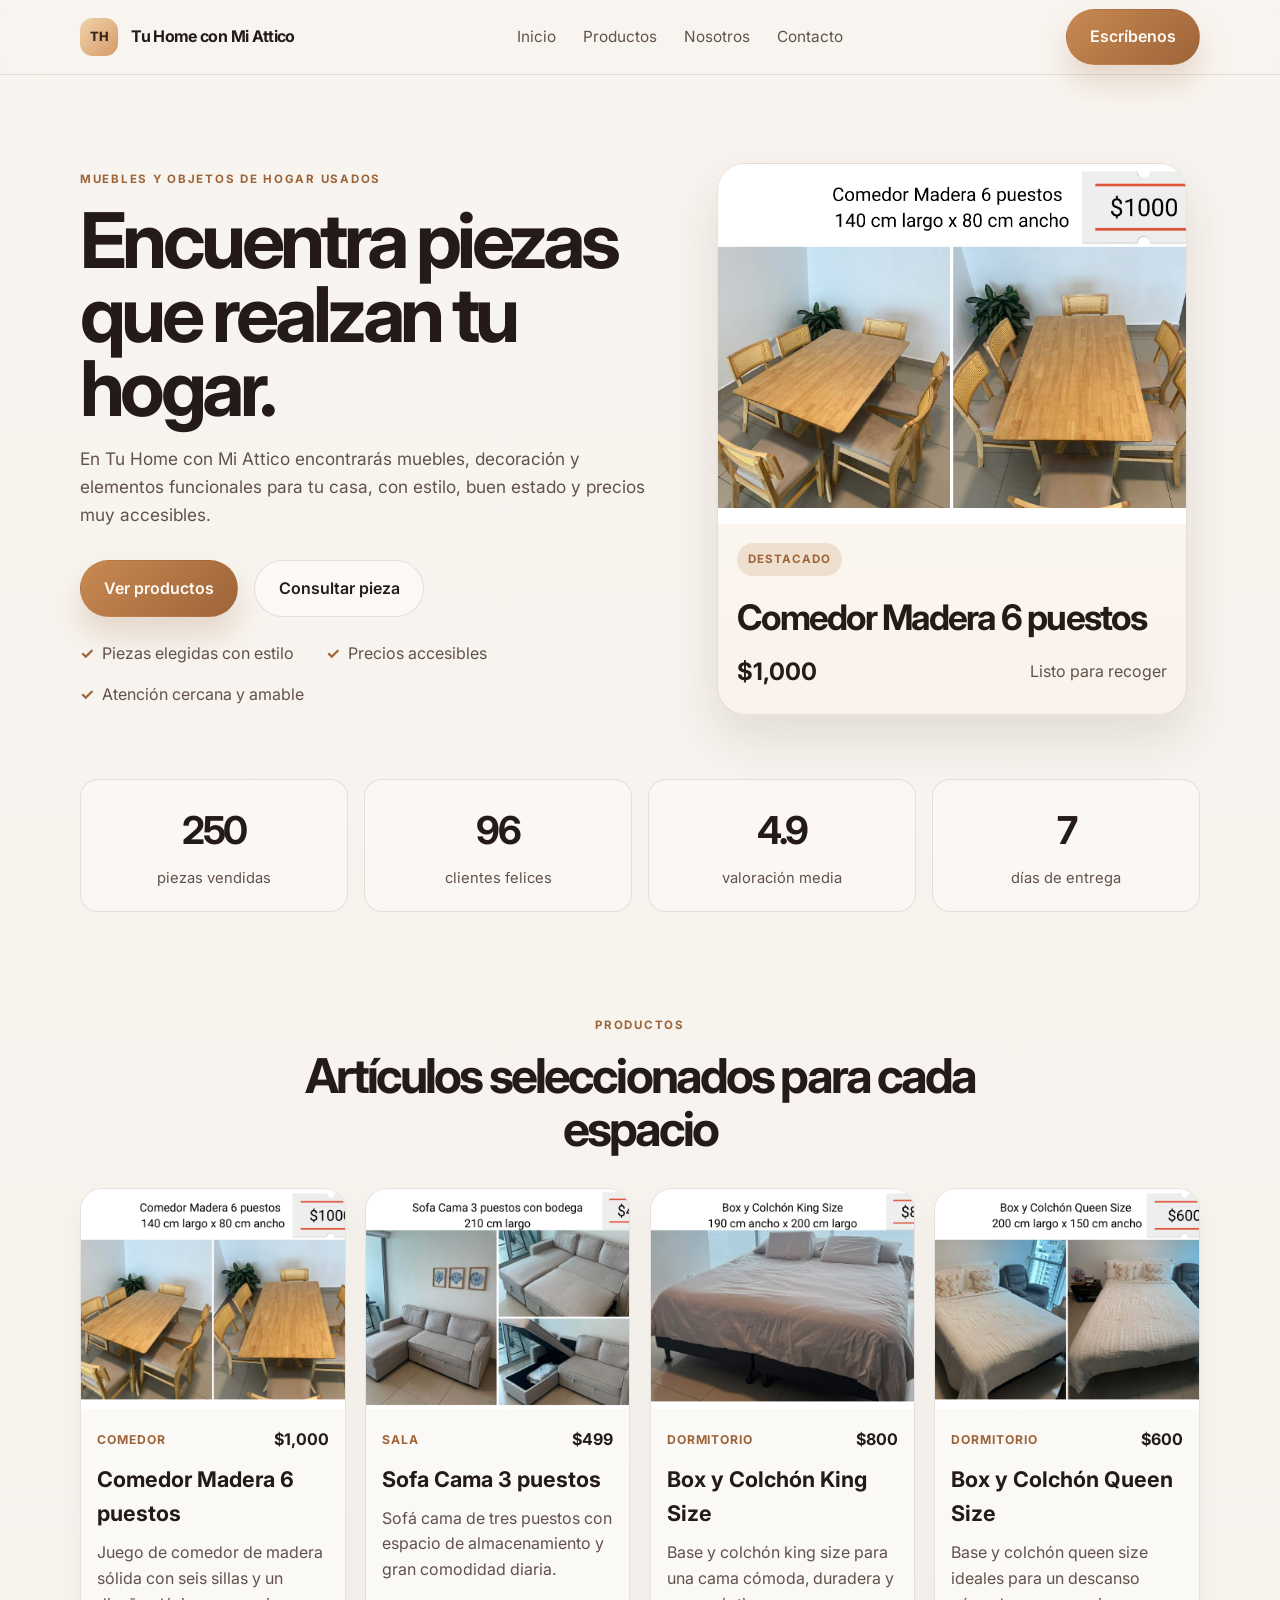
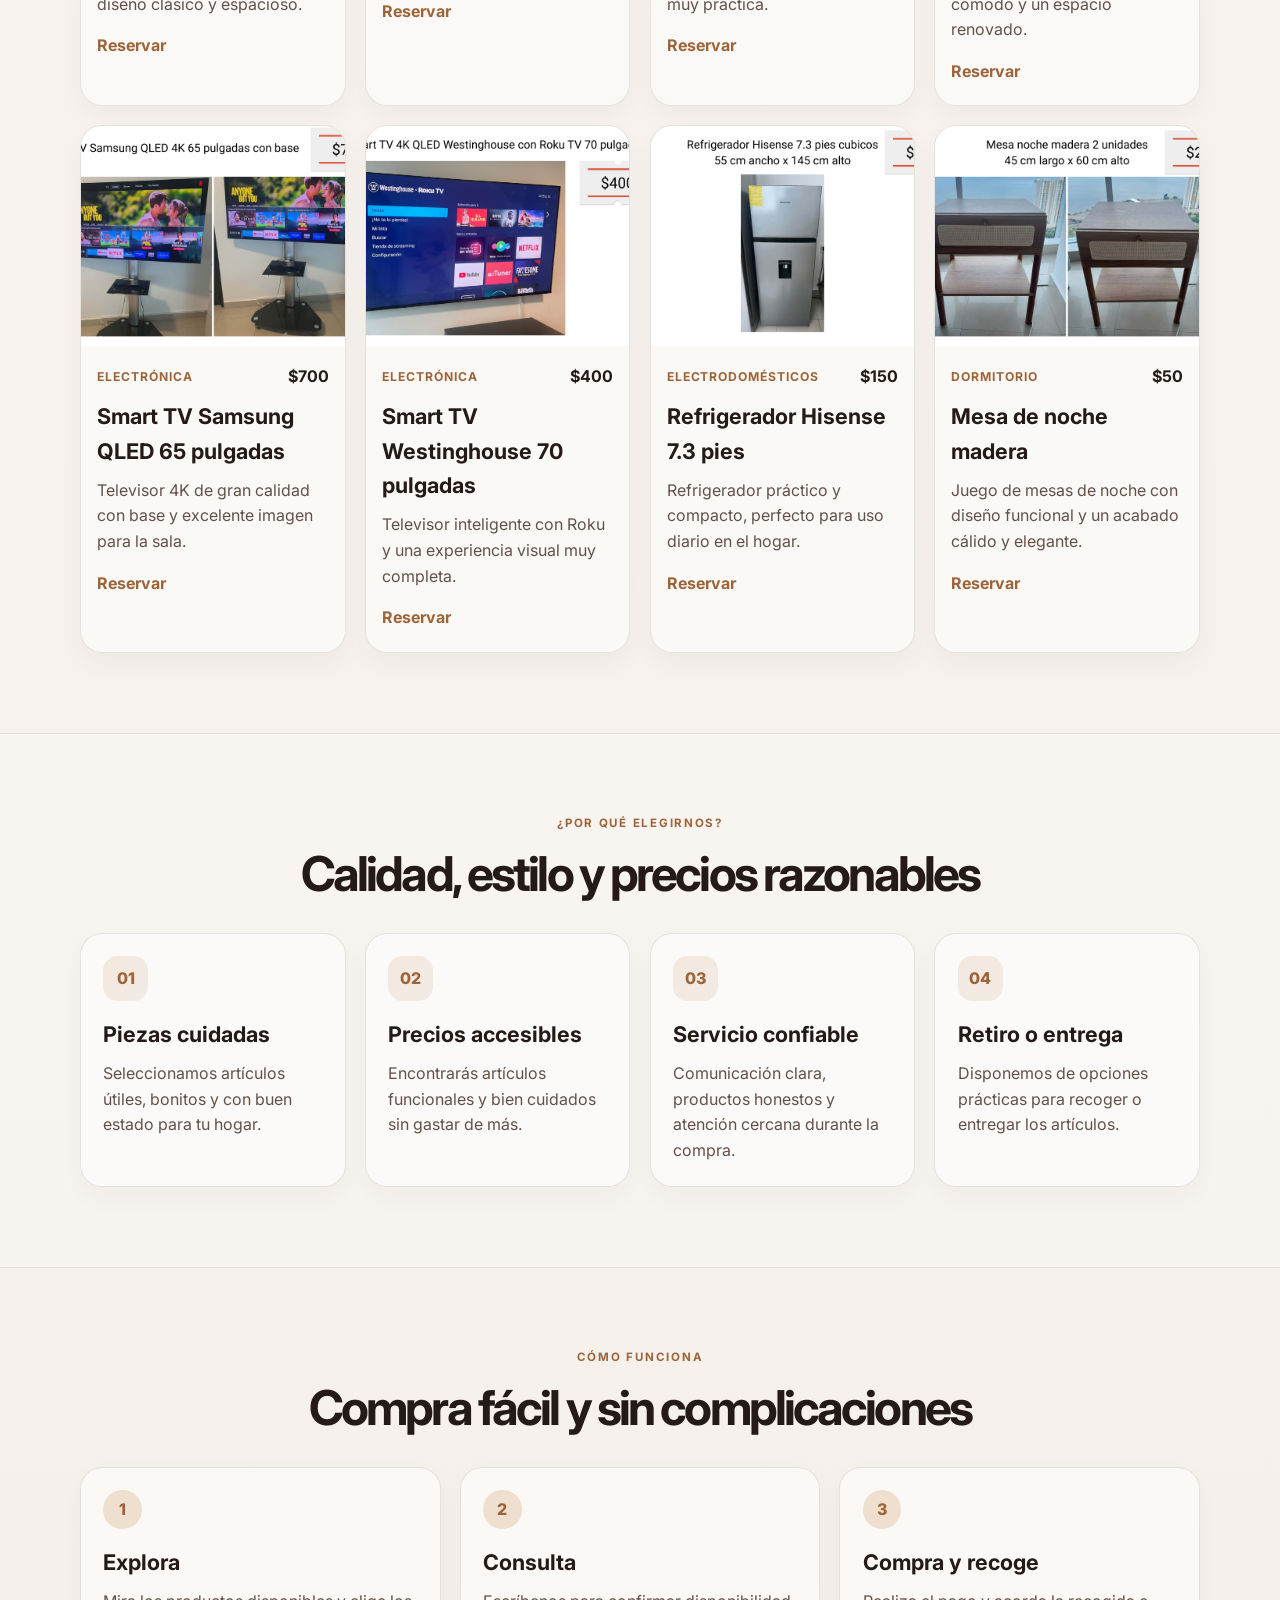
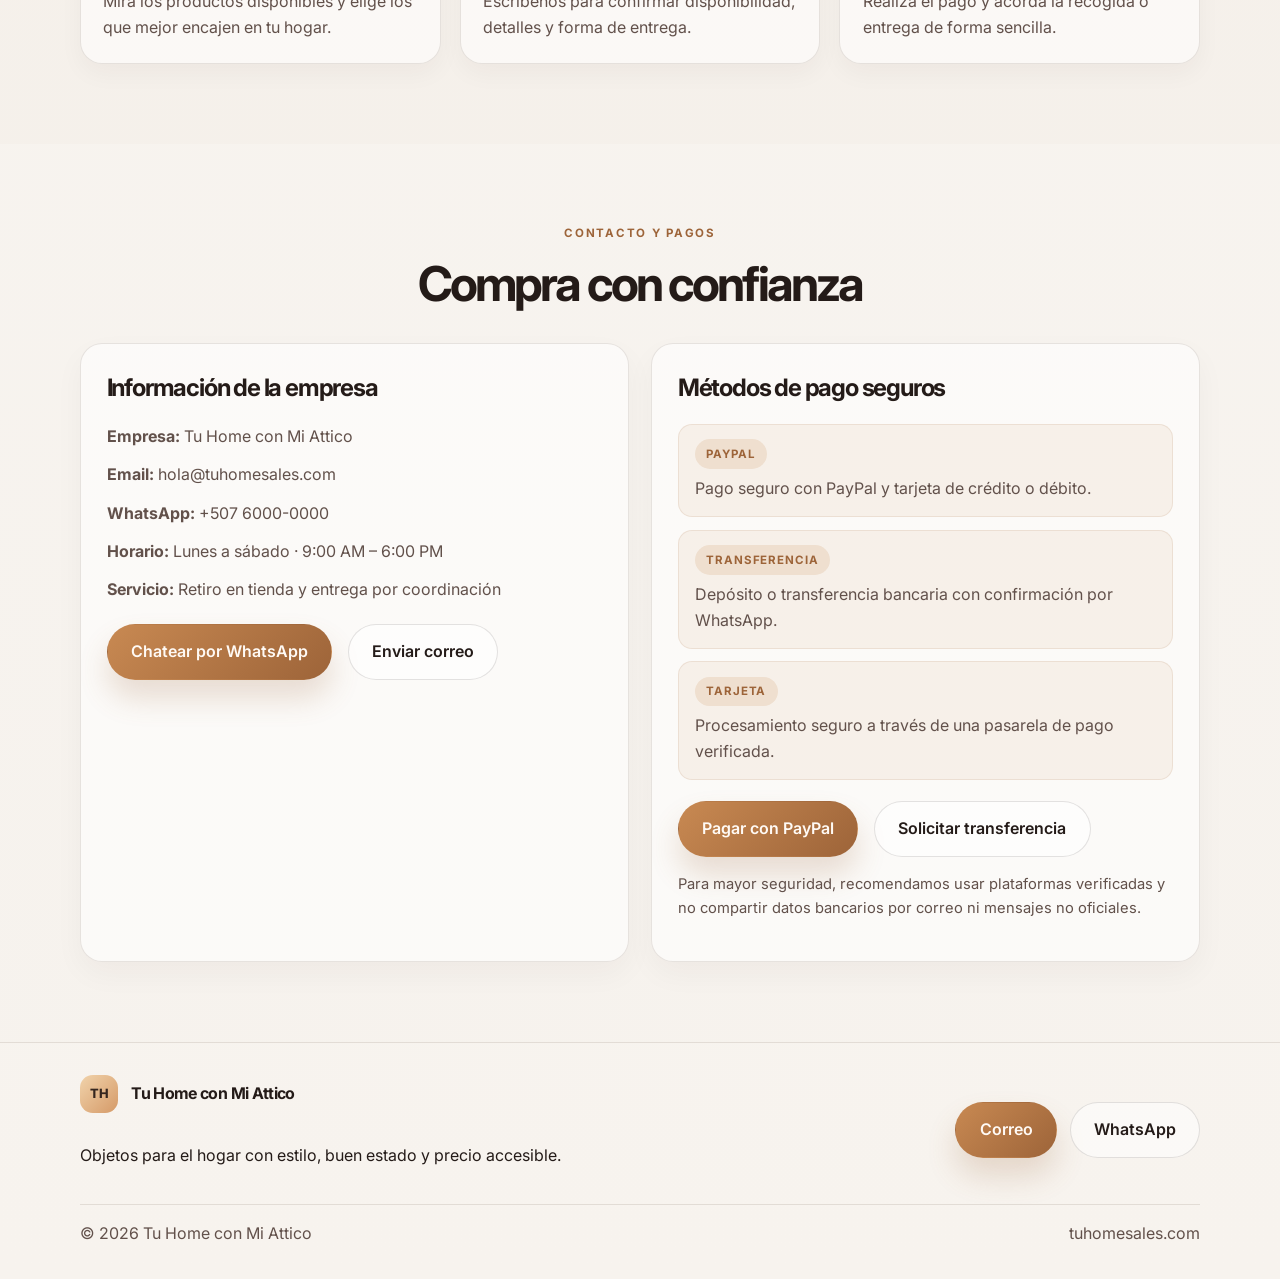
<file: index.html>
<!DOCTYPE html>
<html lang="es">
  <head>
    <meta charset="UTF-8" />
    <meta name="viewport" content="width=device-width, initial-scale=1.0" />
    <meta
      name="description"
      content="Tu Home con Mi Attico ofrece muebles y objetos de hogar usados con estilo, calidad y precios muy accesibles."
    />
    <title>Tu Home con Mi Attico | Muebles y objetos usados</title>
    <link rel="preconnect" href="https://fonts.googleapis.com" />
    <link rel="preconnect" href="https://fonts.gstatic.com" crossorigin />
    <link
      href="https://fonts.googleapis.com/css2?family=Inter:wght@400;500;600;700;800&display=swap"
      rel="stylesheet"
    />
    <link rel="stylesheet" href="styles.css" />
  </head>
  <body>
    <header class="site-header">
      <div class="container nav">
        <div class="brand" aria-label="Tu Home con Mi Attico">
          <span class="brand-mark">TH</span>
          <span>Tu Home con Mi Attico</span>
        </div>
        <nav class="nav-links" aria-label="Navegación principal">
          <a href="#home">Inicio</a>
          <a href="#shop">Productos</a>
          <a href="#why-us">Nosotros</a>
          <a href="#contact">Contacto</a>
        </nav>
        <a class="button button-primary" href="#contact">Escríbenos</a>
      </div>
    </header>

    <main id="home">
      <section class="hero">
        <div class="container hero-content">
          <div class="hero-copy">
            <p class="eyebrow">Muebles y objetos de hogar usados</p>
            <h1>Encuentra piezas que realzan tu hogar.</h1>
            <p class="lead">
              En Tu Home con Mi Attico encontrarás muebles, decoración y elementos funcionales para tu casa,
              con estilo, buen estado y precios muy accesibles.
            </p>
            <div class="cta-row">
              <a class="button button-primary" href="#shop">Ver productos</a>
              <a class="button button-secondary" href="#contact">Consultar pieza</a>
            </div>
            <ul class="hero-points">
              <li>Piezas elegidas con estilo</li>
              <li>Precios accesibles</li>
              <li>Atención cercana y amable</li>
            </ul>
          </div>

          <div class="hero-visual" aria-label="Vista previa del catálogo">
            <div class="showcase-card">
              <div class="showcase-image" style="background-image: url('assets/product-comedor.png');"></div>
              <div class="showcase-info">
                <span class="pill">Destacado</span>
                <h2>Comedor Madera 6 puestos</h2>
                <div class="price-row">
                  <strong>$1,000</strong>
                  <span>Listo para recoger</span>
                </div>
              </div>
            </div>
          </div>
        </div>
      </section>

      <section class="stats">
        <div class="container stats-grid">
          <div class="stat-item">
            <strong data-count="250">0</strong>
            <span>piezas vendidas</span>
          </div>
          <div class="stat-item">
            <strong data-count="96">0</strong>
            <span>clientes felices</span>
          </div>
          <div class="stat-item">
            <strong data-count="4.9">0</strong>
            <span>valoración media</span>
          </div>
          <div class="stat-item">
            <strong data-count="7">0</strong>
            <span>días de entrega</span>
          </div>
        </div>
      </section>

      <section id="shop" class="section">
        <div class="container">
          <div class="section-heading">
            <p class="eyebrow">Productos</p>
            <h2>Artículos seleccionados para cada espacio</h2>
          </div>

          <div class="product-grid">
            <article class="product-card">
              <div class="product-image" style="background-image: url('assets/product-comedor.png');"></div>
              <div class="product-content">
                <div class="product-topline">
                  <span class="category">Comedor</span>
                  <span class="price">$1,000</span>
                </div>
                <h3>Comedor Madera 6 puestos</h3>
                <p>Juego de comedor de madera sólida con seis sillas y un diseño clásico y espacioso.</p>
                <a href="#contact" class="small-button">Reservar</a>
              </div>
            </article>

            <article class="product-card">
              <div class="product-image" style="background-image: url('assets/product-sofa.png');"></div>
              <div class="product-content">
                <div class="product-topline">
                  <span class="category">Sala</span>
                  <span class="price">$499</span>
                </div>
                <h3>Sofa Cama 3 puestos</h3>
                <p>Sofá cama de tres puestos con espacio de almacenamiento y gran comodidad diaria.</p>
                <a href="#contact" class="small-button">Reservar</a>
              </div>
            </article>

            <article class="product-card">
              <div class="product-image" style="background-image: url('assets/product-king.png');"></div>
              <div class="product-content">
                <div class="product-topline">
                  <span class="category">Dormitorio</span>
                  <span class="price">$800</span>
                </div>
                <h3>Box y Colchón King Size</h3>
                <p>Base y colchón king size para una cama cómoda, duradera y muy práctica.</p>
                <a href="#contact" class="small-button">Reservar</a>
              </div>
            </article>

            <article class="product-card">
              <div class="product-image" style="background-image: url('assets/product-queen.png');"></div>
              <div class="product-content">
                <div class="product-topline">
                  <span class="category">Dormitorio</span>
                  <span class="price">$600</span>
                </div>
                <h3>Box y Colchón Queen Size</h3>
                <p>Base y colchón queen size ideales para un descanso cómodo y un espacio renovado.</p>
                <a href="#contact" class="small-button">Reservar</a>
              </div>
            </article>

            <article class="product-card">
              <div class="product-image" style="background-image: url('assets/product-tv-samsung.png');"></div>
              <div class="product-content">
                <div class="product-topline">
                  <span class="category">Electrónica</span>
                  <span class="price">$700</span>
                </div>
                <h3>Smart TV Samsung QLED 65 pulgadas</h3>
                <p>Televisor 4K de gran calidad con base y excelente imagen para la sala.</p>
                <a href="#contact" class="small-button">Reservar</a>
              </div>
            </article>

            <article class="product-card">
              <div class="product-image" style="background-image: url('assets/product-tv-westinghouse.png');"></div>
              <div class="product-content">
                <div class="product-topline">
                  <span class="category">Electrónica</span>
                  <span class="price">$400</span>
                </div>
                <h3>Smart TV Westinghouse 70 pulgadas</h3>
                <p>Televisor inteligente con Roku y una experiencia visual muy completa.</p>
                <a href="#contact" class="small-button">Reservar</a>
              </div>
            </article>

            <article class="product-card">
              <div class="product-image" style="background-image: url('assets/product-refrigerator.png');"></div>
              <div class="product-content">
                <div class="product-topline">
                  <span class="category">Electrodomésticos</span>
                  <span class="price">$150</span>
                </div>
                <h3>Refrigerador Hisense 7.3 pies</h3>
                <p>Refrigerador práctico y compacto, perfecto para uso diario en el hogar.</p>
                <a href="#contact" class="small-button">Reservar</a>
              </div>
            </article>

            <article class="product-card">
              <div class="product-image" style="background-image: url('assets/product-nightstand.png');"></div>
              <div class="product-content">
                <div class="product-topline">
                  <span class="category">Dormitorio</span>
                  <span class="price">$50</span>
                </div>
                <h3>Mesa de noche madera</h3>
                <p>Juego de mesas de noche con diseño funcional y un acabado cálido y elegante.</p>
                <a href="#contact" class="small-button">Reservar</a>
              </div>
            </article>
          </div>
        </div>
      </section>

      <section id="why-us" class="section section-alt">
        <div class="container">
          <div class="section-heading">
            <p class="eyebrow">¿Por qué elegirnos?</p>
            <h2>Calidad, estilo y precios razonables</h2>
          </div>

          <div class="feature-grid">
            <div class="feature-card">
              <div class="icon">01</div>
              <h3>Piezas cuidadas</h3>
              <p>Seleccionamos artículos útiles, bonitos y con buen estado para tu hogar.</p>
            </div>
            <div class="feature-card">
              <div class="icon">02</div>
              <h3>Precios accesibles</h3>
              <p>Encontrarás artículos funcionales y bien cuidados sin gastar de más.</p>
            </div>
            <div class="feature-card">
              <div class="icon">03</div>
              <h3>Servicio confiable</h3>
              <p>Comunicación clara, productos honestos y atención cercana durante la compra.</p>
            </div>
            <div class="feature-card">
              <div class="icon">04</div>
              <h3>Retiro o entrega</h3>
              <p>Disponemos de opciones prácticas para recoger o entregar los artículos.</p>
            </div>
          </div>
        </div>
      </section>

      <section class="section how-it-works">
        <div class="container">
          <div class="section-heading">
            <p class="eyebrow">Cómo funciona</p>
            <h2>Compra fácil y sin complicaciones</h2>
          </div>

          <div class="steps-grid">
            <div class="step-card">
              <span>1</span>
              <h3>Explora</h3>
              <p>Mira los productos disponibles y elige los que mejor encajen en tu hogar.</p>
            </div>
            <div class="step-card">
              <span>2</span>
              <h3>Consulta</h3>
              <p>Escríbenos para confirmar disponibilidad, detalles y forma de entrega.</p>
            </div>
            <div class="step-card">
              <span>3</span>
              <h3>Compra y recoge</h3>
              <p>Realiza el pago y acorda la recogida o entrega de forma sencilla.</p>
            </div>
          </div>
        </div>
      </section>

      <section id="contact" class="section contact-section">
        <div class="container">
          <div class="section-heading">
            <p class="eyebrow">Contacto y pagos</p>
            <h2>Compra con confianza</h2>
          </div>

          <div class="contact-grid">
            <div class="contact-card">
              <h3>Información de la empresa</h3>
              <ul class="company-list">
                <li><strong>Empresa:</strong> Tu Home con Mi Attico</li>
                <li><strong>Email:</strong> hola@tuhomesales.com</li>
                <li><strong>WhatsApp:</strong> +507 6000-0000</li>
                <li><strong>Horario:</strong> Lunes a sábado · 9:00 AM – 6:00 PM</li>
                <li><strong>Servicio:</strong> Retiro en tienda y entrega por coordinación</li>
              </ul>

              <div class="cta-row contact-row">
                <a class="button button-primary" href="https://wa.me/50760000000" target="_blank" rel="noreferrer">Chatear por WhatsApp</a>
                <a class="button button-secondary" href="mailto:hola@tuhomesales.com?subject=Consulta%20de%20pedido">Enviar correo</a>
              </div>
            </div>

            <div class="contact-card">
              <h3>Métodos de pago seguros</h3>
              <div class="payment-list">
                <div class="payment-item">
                  <span class="payment-badge">PayPal</span>
                  <p>Pago seguro con PayPal y tarjeta de crédito o débito.</p>
                </div>
                <div class="payment-item">
                  <span class="payment-badge">Transferencia</span>
                  <p>Depósito o transferencia bancaria con confirmación por WhatsApp.</p>
                </div>
                <div class="payment-item">
                  <span class="payment-badge">Tarjeta</span>
                  <p>Procesamiento seguro a través de una pasarela de pago verificada.</p>
                </div>
              </div>

              <div class="cta-row contact-row">
                <a class="button button-primary" href="https://www.paypal.com/" target="_blank" rel="noreferrer">Pagar con PayPal</a>
                <a class="button button-secondary" href="mailto:hola@tuhomesales.com?subject=Solicitud%20de%20transferencia%20bancaria">Solicitar transferencia</a>
              </div>

              <p class="secure-note">
                Para mayor seguridad, recomendamos usar plataformas verificadas y no compartir datos bancarios por correo ni mensajes no oficiales.
              </p>
            </div>
          </div>
        </div>
      </section>
    </main>

    <footer class="site-footer">
      <div class="container footer-content">
        <div>
          <div class="brand footer-brand">
            <span class="brand-mark">TH</span>
            <span>Tu Home con Mi Attico</span>
          </div>
          <p>Objetos para el hogar con estilo, buen estado y precio accesible.</p>
        </div>

        <div class="footer-actions">
          <a class="button button-primary" href="mailto:hola@tuhomesales.com">Correo</a>
          <a class="button button-secondary" href="https://wa.me/50760000000" target="_blank" rel="noreferrer">WhatsApp</a>
        </div>
      </div>
      <div class="container footer-bottom">
        <span>© <span id="year"></span> Tu Home con Mi Attico</span>
        <span>tuhomesales.com</span>
      </div>
    </footer>

    <script src="script.js"></script>
  </body>
</html>
</file>
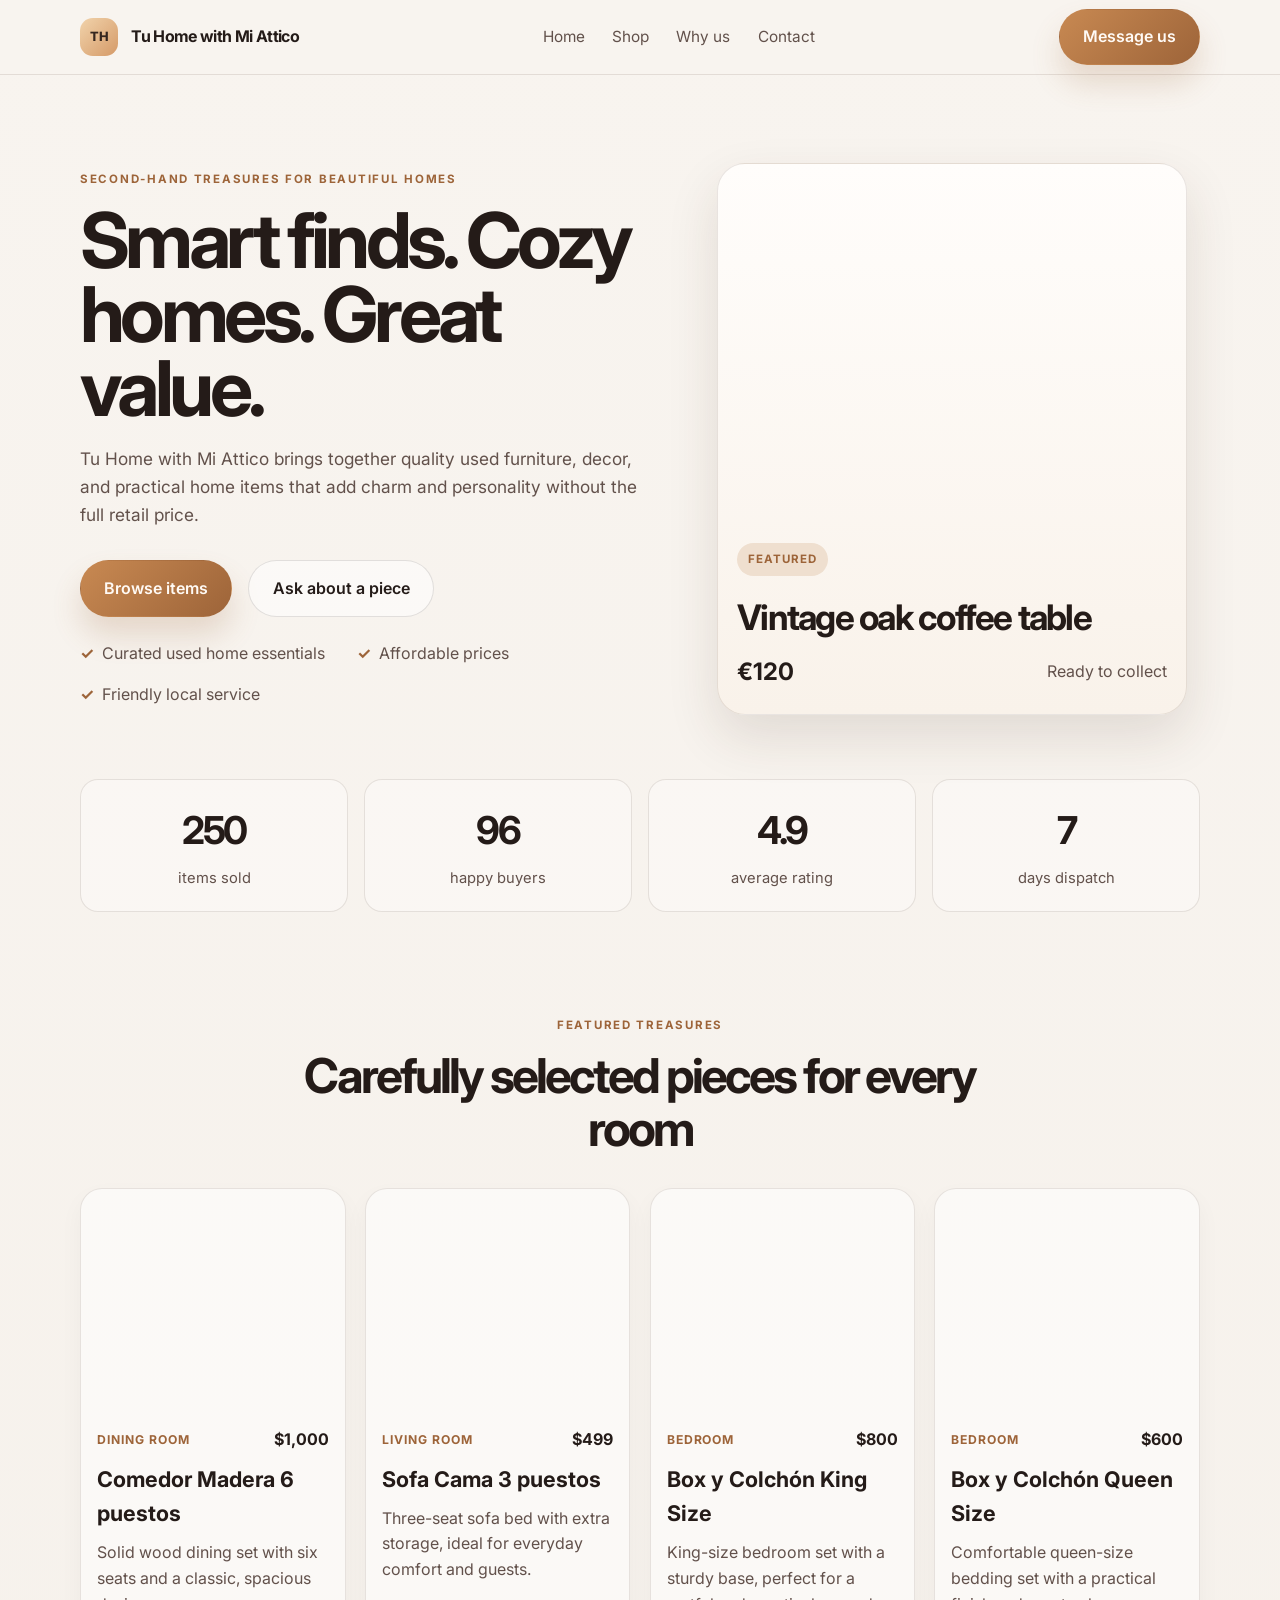
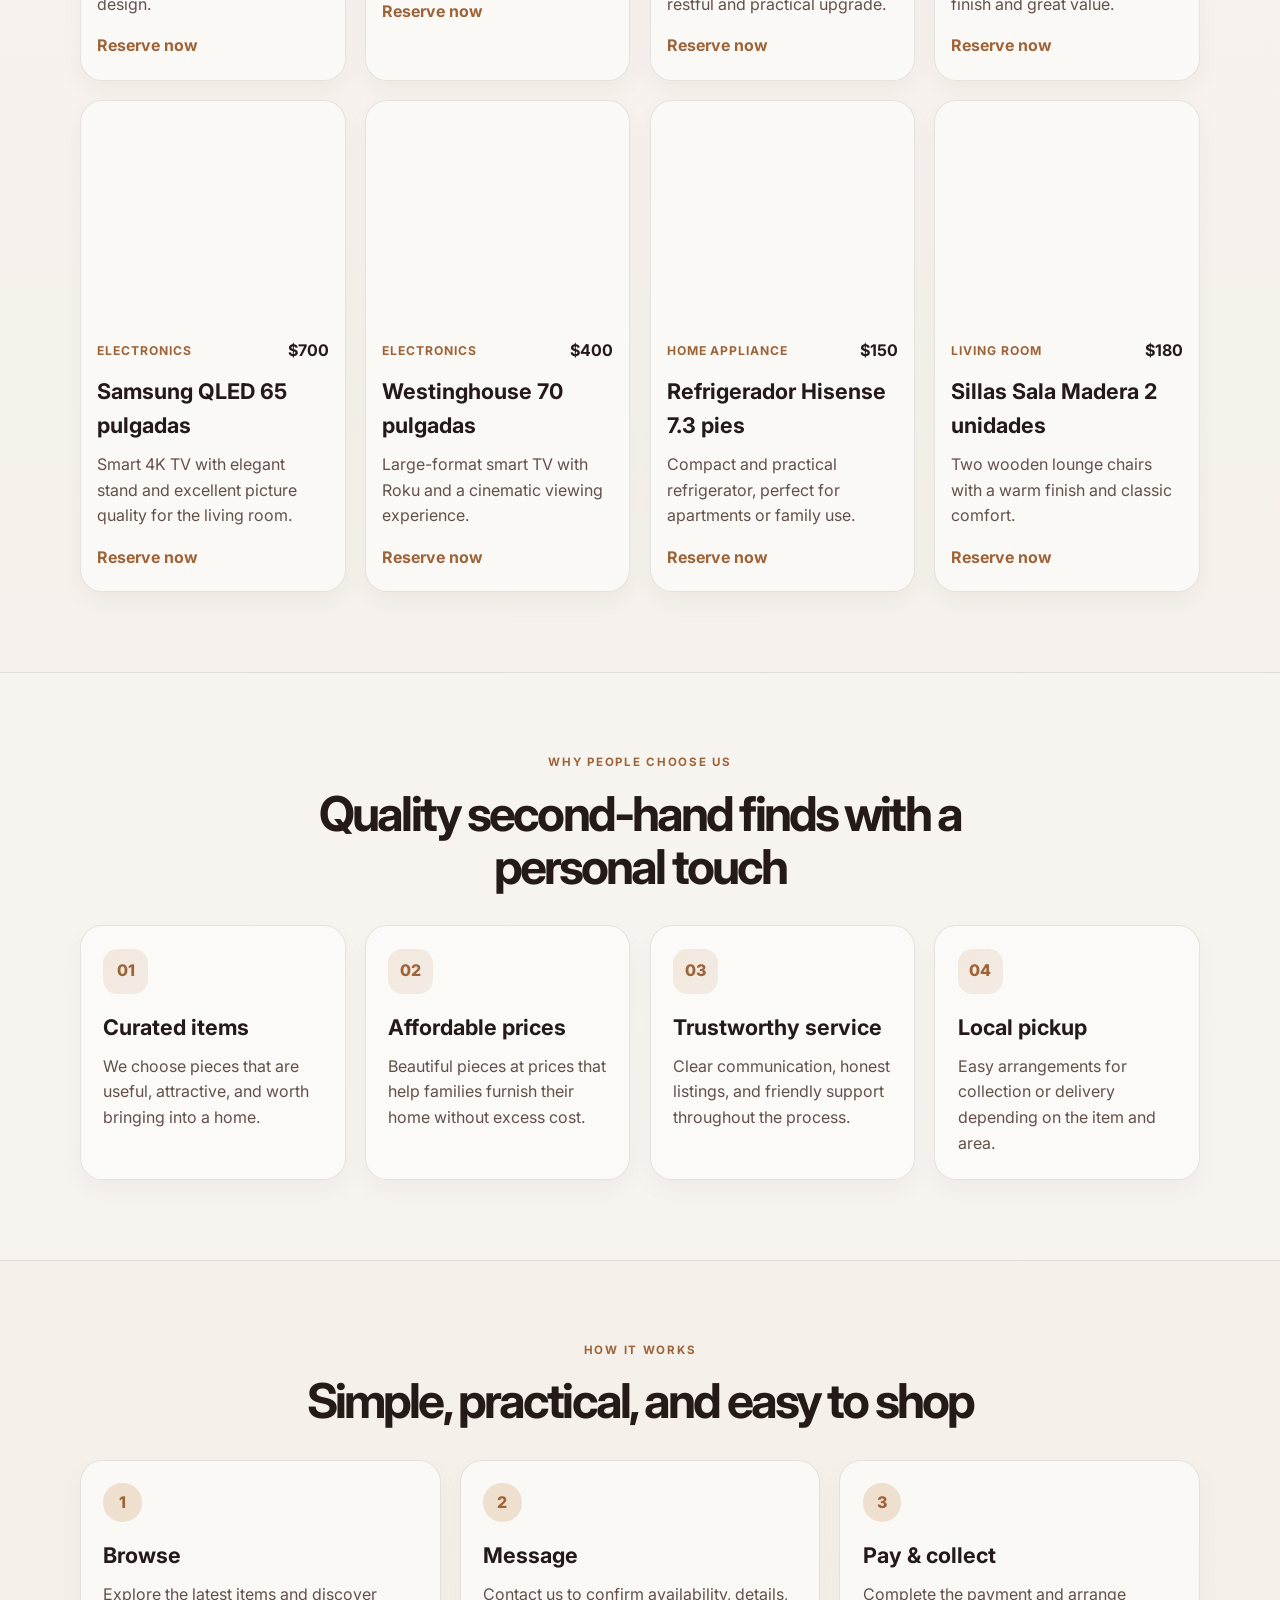
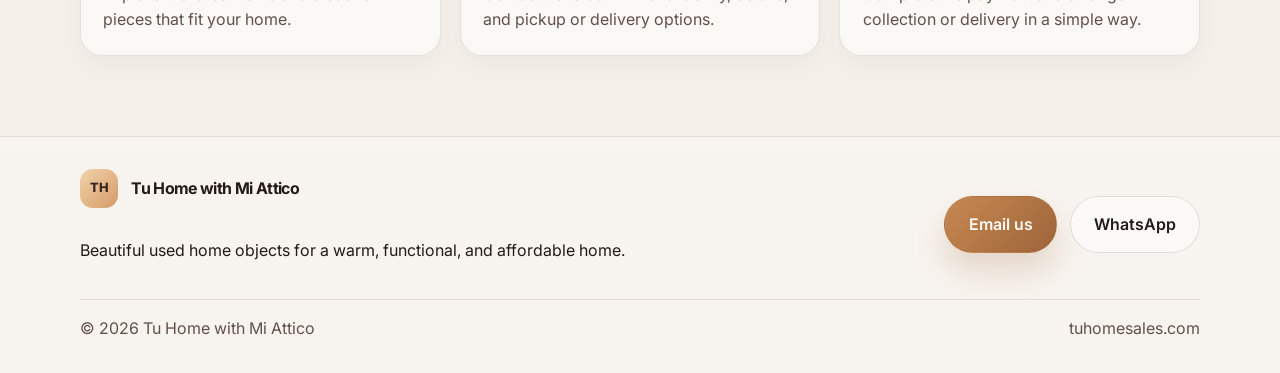
<file: website/index.html>
<!DOCTYPE html>
<html lang="en">
  <head>
    <meta charset="UTF-8" />
    <meta name="viewport" content="width=device-width, initial-scale=1.0" />
    <meta
      name="description"
      content="Tu Home with Mi Attico sells beautiful second-hand home finds, furniture, decor, and useful household treasures."
    />
    <title>Tu Home with Mi Attico | Home Finds & Treasures</title>
    <link rel="preconnect" href="https://fonts.googleapis.com" />
    <link rel="preconnect" href="https://fonts.gstatic.com" crossorigin />
    <link
      href="https://fonts.googleapis.com/css2?family=Inter:wght@400;500;600;700;800&display=swap"
      rel="stylesheet"
    />
    <link rel="stylesheet" href="styles.css" />
  </head>
  <body>
    <header class="site-header">
      <div class="container nav">
        <div class="brand" aria-label="Tu Home with Mi Attico home">
          <span class="brand-mark">TH</span>
          <span>Tu Home with Mi Attico</span>
        </div>
        <nav class="nav-links" aria-label="Main navigation">
          <a href="#home">Home</a>
          <a href="#shop">Shop</a>
          <a href="#why-us">Why us</a>
          <a href="#contact">Contact</a>
        </nav>
        <a class="button button-primary" href="#contact">Message us</a>
      </div>
    </header>

    <main id="home">
      <section class="hero">
        <div class="container hero-content">
          <div class="hero-copy">
            <p class="eyebrow">Second-hand treasures for beautiful homes</p>
            <h1>Smart finds. Cozy homes. Great value.</h1>
            <p class="lead">
              Tu Home with Mi Attico brings together quality used furniture, decor, and practical home items
              that add charm and personality without the full retail price.
            </p>
            <div class="cta-row">
              <a class="button button-primary" href="#shop">Browse items</a>
              <a class="button button-secondary" href="#contact">Ask about a piece</a>
            </div>
            <ul class="hero-points">
              <li>Curated used home essentials</li>
              <li>Affordable prices</li>
              <li>Friendly local service</li>
            </ul>
          </div>

          <div class="hero-visual" aria-label="Home sales storefront preview">
            <div class="showcase-card">
              <div class="showcase-image"></div>
              <div class="showcase-info">
                <span class="pill">Featured</span>
                <h2>Vintage oak coffee table</h2>
                <div class="price-row">
                  <strong>€120</strong>
                  <span>Ready to collect</span>
                </div>
              </div>
            </div>
          </div>
        </div>
      </section>

      <section class="stats">
        <div class="container stats-grid">
          <div class="stat-item">
            <strong data-count="250">0</strong>
            <span>items sold</span>
          </div>
          <div class="stat-item">
            <strong data-count="96">0</strong>
            <span>happy buyers</span>
          </div>
          <div class="stat-item">
            <strong data-count="4.9">0</strong>
            <span>average rating</span>
          </div>
          <div class="stat-item">
            <strong data-count="7">0</strong>
            <span>days dispatch</span>
          </div>
        </div>
      </section>

      <section id="shop" class="section">
        <div class="container">
          <div class="section-heading">
            <p class="eyebrow">Featured treasures</p>
            <h2>Carefully selected pieces for every room</h2>
          </div>

          <div class="product-grid">
            <article class="product-card">
              <div class="product-image product-one"></div>
              <div class="product-content">
                <div class="product-topline">
                  <span class="category">Dining room</span>
                  <span class="price">$1,000</span>
                </div>
                <h3>Comedor Madera 6 puestos</h3>
                <p>Solid wood dining set with six seats and a classic, spacious design.</p>
                <a href="#contact" class="small-button">Reserve now</a>
              </div>
            </article>

            <article class="product-card">
              <div class="product-image product-two"></div>
              <div class="product-content">
                <div class="product-topline">
                  <span class="category">Living room</span>
                  <span class="price">$499</span>
                </div>
                <h3>Sofa Cama 3 puestos</h3>
                <p>Three-seat sofa bed with extra storage, ideal for everyday comfort and guests.</p>
                <a href="#contact" class="small-button">Reserve now</a>
              </div>
            </article>

            <article class="product-card">
              <div class="product-image product-three"></div>
              <div class="product-content">
                <div class="product-topline">
                  <span class="category">Bedroom</span>
                  <span class="price">$800</span>
                </div>
                <h3>Box y Colchón King Size</h3>
                <p>King-size bedroom set with a sturdy base, perfect for a restful and practical upgrade.</p>
                <a href="#contact" class="small-button">Reserve now</a>
              </div>
            </article>

            <article class="product-card">
              <div class="product-image product-four"></div>
              <div class="product-content">
                <div class="product-topline">
                  <span class="category">Bedroom</span>
                  <span class="price">$600</span>
                </div>
                <h3>Box y Colchón Queen Size</h3>
                <p>Comfortable queen-size bedding set with a practical finish and great value.</p>
                <a href="#contact" class="small-button">Reserve now</a>
              </div>
            </article>

            <article class="product-card">
              <div class="product-image product-one"></div>
              <div class="product-content">
                <div class="product-topline">
                  <span class="category">Electronics</span>
                  <span class="price">$700</span>
                </div>
                <h3>Samsung QLED 65 pulgadas</h3>
                <p>Smart 4K TV with elegant stand and excellent picture quality for the living room.</p>
                <a href="#contact" class="small-button">Reserve now</a>
              </div>
            </article>

            <article class="product-card">
              <div class="product-image product-two"></div>
              <div class="product-content">
                <div class="product-topline">
                  <span class="category">Electronics</span>
                  <span class="price">$400</span>
                </div>
                <h3>Westinghouse 70 pulgadas</h3>
                <p>Large-format smart TV with Roku and a cinematic viewing experience.</p>
                <a href="#contact" class="small-button">Reserve now</a>
              </div>
            </article>

            <article class="product-card">
              <div class="product-image product-three"></div>
              <div class="product-content">
                <div class="product-topline">
                  <span class="category">Home appliance</span>
                  <span class="price">$150</span>
                </div>
                <h3>Refrigerador Hisense 7.3 pies</h3>
                <p>Compact and practical refrigerator, perfect for apartments or family use.</p>
                <a href="#contact" class="small-button">Reserve now</a>
              </div>
            </article>

            <article class="product-card">
              <div class="product-image product-four"></div>
              <div class="product-content">
                <div class="product-topline">
                  <span class="category">Living room</span>
                  <span class="price">$180</span>
                </div>
                <h3>Sillas Sala Madera 2 unidades</h3>
                <p>Two wooden lounge chairs with a warm finish and classic comfort.</p>
                <a href="#contact" class="small-button">Reserve now</a>
              </div>
            </article>
          </div>
        </div>
      </section>

      <section id="why-us" class="section section-alt">
        <div class="container">
          <div class="section-heading">
            <p class="eyebrow">Why people choose us</p>
            <h2>Quality second-hand finds with a personal touch</h2>
          </div>

          <div class="feature-grid">
            <div class="feature-card">
              <div class="icon">01</div>
              <h3>Curated items</h3>
              <p>We choose pieces that are useful, attractive, and worth bringing into a home.</p>
            </div>
            <div class="feature-card">
              <div class="icon">02</div>
              <h3>Affordable prices</h3>
              <p>Beautiful pieces at prices that help families furnish their home without excess cost.</p>
            </div>
            <div class="feature-card">
              <div class="icon">03</div>
              <h3>Trustworthy service</h3>
              <p>Clear communication, honest listings, and friendly support throughout the process.</p>
            </div>
            <div class="feature-card">
              <div class="icon">04</div>
              <h3>Local pickup</h3>
              <p>Easy arrangements for collection or delivery depending on the item and area.</p>
            </div>
          </div>
        </div>
      </section>

      <section class="section how-it-works">
        <div class="container">
          <div class="section-heading">
            <p class="eyebrow">How it works</p>
            <h2>Simple, practical, and easy to shop</h2>
          </div>

          <div class="steps-grid">
            <div class="step-card">
              <span>1</span>
              <h3>Browse</h3>
              <p>Explore the latest items and discover pieces that fit your home.</p>
            </div>
            <div class="step-card">
              <span>2</span>
              <h3>Message</h3>
              <p>Contact us to confirm availability, details, and pickup or delivery options.</p>
            </div>
            <div class="step-card">
              <span>3</span>
              <h3>Pay & collect</h3>
              <p>Complete the payment and arrange collection or delivery in a simple way.</p>
            </div>
          </div>
        </div>
      </section>
    </main>

    <footer id="contact" class="site-footer">
      <div class="container footer-content">
        <div>
          <div class="brand footer-brand">
            <span class="brand-mark">TH</span>
            <span>Tu Home with Mi Attico</span>
          </div>
          <p>Beautiful used home objects for a warm, functional, and affordable home.</p>
        </div>

        <div class="footer-actions">
          <a class="button button-primary" href="mailto:hello@tuhomesales.com">Email us</a>
          <a class="button button-secondary" href="https://wa.me/15551234567" target="_blank" rel="noreferrer">WhatsApp</a>
        </div>
      </div>
      <div class="container footer-bottom">
        <span>© <span id="year"></span> Tu Home with Mi Attico</span>
        <span>tuhomesales.com</span>
      </div>
    </footer>

    <script src="script.js"></script>
  </body>
</html>
</file>
<file: styles.css>
:root {
  --bg: #f4efe9;
  --bg-soft: #fbf7f2;
  --panel: #fffaf5;
  --panel-strong: #f7f0e8;
  --card: #fffdfb;
  --line: rgba(72, 52, 39, 0.12);
  --text: #241b18;
  --muted: #62514b;
  --primary: #c88952;
  --primary-strong: #9d6439;
  --primary-soft: #efdfcf;
  --accent: #ae7c61;
  --shadow: 0 22px 52px rgba(62, 39, 25, 0.12);
}

* {
  box-sizing: border-box;
}

html {
  scroll-behavior: smooth;
}

body {
  margin: 0;
  font-family: 'Inter', sans-serif;
  background: linear-gradient(180deg, #f8f4ef 0%, #f4efe9 100%);
  color: var(--text);
  line-height: 1.6;
}

a {
  color: inherit;
  text-decoration: none;
}

img {
  max-width: 100%;
  display: block;
}

.container {
  width: min(1120px, calc(100% - 2rem));
  margin: 0 auto;
}

.site-header {
  position: sticky;
  top: 0;
  z-index: 10;
  backdrop-filter: blur(16px);
  background: rgba(248, 244, 239, 0.8);
  border-bottom: 1px solid var(--line);
}

.nav {
  display: flex;
  align-items: center;
  justify-content: space-between;
  gap: 1rem;
  min-height: 74px;
}

.brand {
  display: inline-flex;
  align-items: center;
  gap: 0.8rem;
  font-weight: 700;
  letter-spacing: -0.04em;
}

.brand-mark {
  width: 2.4rem;
  height: 2.4rem;
  display: inline-grid;
  place-items: center;
  border-radius: 0.8rem;
  background: linear-gradient(135deg, #f1d3ab 0%, #d59a68 100%);
  color: #35261f;
  font-size: 0.8rem;
  font-weight: 800;
}

.nav-links {
  display: flex;
  align-items: center;
  gap: 1.7rem;
  color: var(--muted);
  font-size: 0.96rem;
}

.nav-links a:hover {
  color: var(--text);
}

.button {
  display: inline-flex;
  align-items: center;
  justify-content: center;
  border-radius: 999px;
  padding: 0.9rem 1.45rem;
  font-weight: 600;
  transition: transform 0.2s ease, box-shadow 0.2s ease;
  border: 1px solid transparent;
}

.button:hover {
  transform: translateY(-1px);
}

.button-primary {
  background: linear-gradient(135deg, var(--primary) 0%, var(--primary-strong) 100%);
  color: #fffaf5;
  box-shadow: 0 18px 30px rgba(157, 100, 57, 0.2);
}

.button-secondary {
  border-color: rgba(36, 27, 24, 0.12);
  background: rgba(255, 255, 255, 0.5);
  color: var(--text);
}

.hero {
  padding: 5.5rem 0 4rem;
}

.hero-content {
  display: grid;
  grid-template-columns: 1.08fr 0.92fr;
  gap: 2.6rem;
  align-items: center;
}

.eyebrow {
  margin: 0 0 1rem;
  text-transform: uppercase;
  letter-spacing: 0.15em;
  color: var(--primary-strong);
  font-size: 0.72rem;
  font-weight: 700;
}

.hero-copy h1 {
  margin: 0;
  font-size: clamp(2.8rem, 6vw, 5rem);
  line-height: 0.96;
  letter-spacing: -0.06em;
}

.lead {
  margin: 1.25rem 0 0;
  max-width: 620px;
  color: var(--muted);
  font-size: 1.08rem;
}

.cta-row {
  display: flex;
  gap: 1rem;
  margin-top: 2rem;
  flex-wrap: wrap;
}

.hero-points {
  list-style: none;
  padding: 0;
  margin: 1.5rem 0 0;
  display: flex;
  flex-wrap: wrap;
  gap: 1rem 2rem;
  color: var(--muted);
}

.hero-points li::before {
  content: '✓';
  color: var(--primary-strong);
  margin-right: 0.5rem;
  font-weight: 700;
}

.hero-visual {
  display: flex;
  justify-content: center;
}

.showcase-card {
  width: min(100%, 470px);
  background: linear-gradient(180deg, #fffdfb 0%, #f9f2ea 100%);
  border: 1px solid var(--line);
  border-radius: 28px;
  box-shadow: var(--shadow);
  overflow: hidden;
}

.showcase-image {
  height: 360px;
  background-image: url('https://images.unsplash.com/photo-1505693416388-ac5ce068fe85?auto=format&fit=crop&w=1000&q=80');
  background-size: cover;
  background-position: center;
}

.showcase-info {
  padding: 1.2rem 1.2rem 1.4rem;
}

.pill {
  display: inline-block;
  background: var(--primary-soft);
  color: var(--primary-strong);
  border-radius: 999px;
  padding: 0.45rem 0.7rem;
  font-size: 0.72rem;
  font-weight: 700;
  letter-spacing: 0.08em;
  text-transform: uppercase;
}

.showcase-info h2 {
  margin: 0.8rem 0 0.5rem;
  font-size: clamp(1.6rem, 3vw, 2.2rem);
  letter-spacing: -0.05em;
}

.price-row {
  display: flex;
  align-items: center;
  justify-content: space-between;
  gap: 1rem;
  color: var(--muted);
}

.price-row strong {
  font-size: 1.5rem;
  color: var(--text);
}

.stats {
  padding: 0 0 1.5rem;
}

.stats-grid {
  display: grid;
  grid-template-columns: repeat(4, minmax(0, 1fr));
  gap: 1rem;
}

.stat-item {
  background: rgba(255, 255, 255, 0.35);
  border: 1px solid var(--line);
  border-radius: 18px;
  padding: 1.25rem 1rem;
  text-align: center;
}

.stat-item strong {
  display: block;
  font-size: clamp(1.8rem, 3vw, 2.6rem);
  letter-spacing: -0.06em;
  margin-bottom: 0.25rem;
}

.stat-item span {
  color: var(--muted);
  font-size: 0.92rem;
}

.section {
  padding: 5rem 0;
}

.section-alt {
  background: rgba(255, 255, 255, 0.2);
  border-top: 1px solid var(--line);
  border-bottom: 1px solid var(--line);
}

.section-heading {
  max-width: 720px;
  margin: 0 auto 2rem;
  text-align: center;
}

.section-heading h2 {
  margin: 0;
  font-size: clamp(2rem, 4vw, 3rem);
  line-height: 1.1;
  letter-spacing: -0.06em;
}

.product-grid,
.feature-grid,
.steps-grid {
  display: grid;
  grid-template-columns: repeat(4, minmax(0, 1fr));
  gap: 1.2rem;
}

.product-card,
.feature-card,
.step-card {
  background: rgba(255, 255, 255, 0.55);
  border: 1px solid var(--line);
  border-radius: 22px;
  overflow: hidden;
  box-shadow: 0 10px 24px rgba(50, 31, 21, 0.04);
}

.product-image {
  height: 220px;
  background-size: cover;
  background-position: center;
}

.product-one {
  background-image: url('https://images.unsplash.com/photo-1505693416388-ac5ce068fe85?auto=format&fit=crop&w=900&q=80');
}

.product-two {
  background-image: url('https://images.unsplash.com/photo-1494526585095-c41746248156?auto=format&fit=crop&w=900&q=80');
}

.product-three {
  background-image: url('https://images.unsplash.com/photo-1555041469-a586c61ea9bc?auto=format&fit=crop&w=900&q=80');
}

.product-four {
  background-image: url('https://images.unsplash.com/photo-1484154218962-a197022b5858?auto=format&fit=crop&w=900&q=80');
}

.product-content {
  padding: 1.1rem 1rem 1.3rem;
}

.product-topline {
  display: flex;
  align-items: center;
  justify-content: space-between;
  gap: 0.5rem;
  margin-bottom: 0.6rem;
}

.category {
  color: var(--primary-strong);
  font-size: 0.76rem;
  letter-spacing: 0.08em;
  text-transform: uppercase;
  font-weight: 700;
}

.price {
  font-weight: 700;
  color: var(--text);
}

.product-card h3,
.feature-card h3,
.step-card h3 {
  margin: 0 0 0.6rem;
  font-size: 1.35rem;
}

.product-card p,
.feature-card p,
.step-card p {
  margin: 0;
  color: var(--muted);
}

.small-button {
  display: inline-block;
  margin-top: 1rem;
  color: var(--primary-strong);
  font-weight: 700;
}

.feature-card,
.step-card {
  padding: 1.4rem;
}

.icon {
  width: 2.8rem;
  height: 2.8rem;
  border-radius: 0.9rem;
  display: grid;
  place-items: center;
  margin-bottom: 1rem;
  background: linear-gradient(135deg, rgba(200, 137, 82, 0.16), rgba(157, 100, 57, 0.1));
  color: var(--primary-strong);
  font-weight: 800;
}

.steps-grid {
  grid-template-columns: repeat(3, minmax(0, 1fr));
}

.step-card span {
  display: inline-grid;
  place-items: center;
  width: 2.4rem;
  height: 2.4rem;
  border-radius: 50%;
  margin-bottom: 1rem;
  background: var(--primary-soft);
  color: var(--primary-strong);
  font-weight: 800;
}

.contact-section {
  background: rgba(255, 255, 255, 0.18);
}

.contact-grid {
  display: grid;
  grid-template-columns: repeat(2, minmax(0, 1fr));
  gap: 1.4rem;
}

.contact-card {
  background: rgba(255, 255, 255, 0.6);
  border: 1px solid var(--line);
  border-radius: 22px;
  padding: 1.6rem;
  box-shadow: 0 12px 30px rgba(50, 31, 21, 0.04);
}

.contact-card h3 {
  margin-top: 0;
  margin-bottom: 1rem;
  font-size: 1.5rem;
  letter-spacing: -0.05em;
}

.company-list,
.payment-list {
  list-style: none;
  padding: 0;
  margin: 0;
  display: grid;
  gap: 0.8rem;
}

.company-list li {
  color: var(--muted);
  line-height: 1.6;
}

.payment-item {
  background: rgba(239, 223, 207, 0.38);
  border: 1px solid rgba(157, 100, 57, 0.12);
  border-radius: 14px;
  padding: 0.9rem 1rem;
}

.payment-item p {
  margin: 0.45rem 0 0;
  color: var(--muted);
}

.payment-badge {
  display: inline-block;
  padding: 0.35rem 0.7rem;
  border-radius: 999px;
  background: var(--primary-soft);
  color: var(--primary-strong);
  font-weight: 700;
  font-size: 0.72rem;
  letter-spacing: 0.08em;
  text-transform: uppercase;
}

.contact-row {
  margin-top: 1.3rem;
}

.secure-note {
  margin-top: 1rem;
  color: var(--muted);
  font-size: 0.92rem;
}

.site-footer {
  padding-top: 2rem;
  border-top: 1px solid var(--line);
  background: rgba(255, 255, 255, 0.24);
}

.footer-content,
.footer-bottom {
  display: flex;
  align-items: center;
  justify-content: space-between;
  gap: 1rem;
}

.footer-content {
  padding-bottom: 1.2rem;
}

.footer-bottom {
  border-top: 1px solid var(--line);
  padding: 1rem 0 2rem;
  color: var(--muted);
}

.footer-brand {
  margin-bottom: 0.9rem;
}

.footer-actions {
  display: flex;
  align-items: center;
  gap: 0.8rem;
  flex-wrap: wrap;
}

@media (max-width: 900px) {
  .hero-content {
    grid-template-columns: 1fr;
  }

  .product-grid,
  .feature-grid,
  .stats-grid,
  .contact-grid {
    grid-template-columns: 1fr 1fr;
  }

  .steps-grid {
    grid-template-columns: 1fr;
  }

  .nav-links {
    display: none;
  }
}

@media (max-width: 640px) {
  .hero {
    padding-top: 4.5rem;
  }

  .product-grid,
  .feature-grid,
  .stats-grid,
  .contact-grid {
    grid-template-columns: 1fr;
  }

  .cta-row,
  .footer-content,
  .footer-bottom,
  .price-row {
    flex-direction: column;
    align-items: flex-start;
  }

  .button {
    width: 100%;
  }
}
</file>
<file: website/styles.css>
:root {
  --bg: #f4efe9;
  --bg-soft: #fbf7f2;
  --panel: #fffaf5;
  --panel-strong: #f7f0e8;
  --card: #fffdfb;
  --line: rgba(72, 52, 39, 0.12);
  --text: #241b18;
  --muted: #62514b;
  --primary: #c88952;
  --primary-strong: #9d6439;
  --primary-soft: #efdfcf;
  --accent: #ae7c61;
  --shadow: 0 22px 52px rgba(62, 39, 25, 0.12);
}

* {
  box-sizing: border-box;
}

html {
  scroll-behavior: smooth;
}

body {
  margin: 0;
  font-family: 'Inter', sans-serif;
  background: linear-gradient(180deg, #f8f4ef 0%, #f4efe9 100%);
  color: var(--text);
  line-height: 1.6;
}

a {
  color: inherit;
  text-decoration: none;
}

img {
  max-width: 100%;
  display: block;
}

.container {
  width: min(1120px, calc(100% - 2rem));
  margin: 0 auto;
}

.site-header {
  position: sticky;
  top: 0;
  z-index: 10;
  backdrop-filter: blur(16px);
  background: rgba(248, 244, 239, 0.8);
  border-bottom: 1px solid var(--line);
}

.nav {
  display: flex;
  align-items: center;
  justify-content: space-between;
  gap: 1rem;
  min-height: 74px;
}

.brand {
  display: inline-flex;
  align-items: center;
  gap: 0.8rem;
  font-weight: 700;
  letter-spacing: -0.04em;
}

.brand-mark {
  width: 2.4rem;
  height: 2.4rem;
  display: inline-grid;
  place-items: center;
  border-radius: 0.8rem;
  background: linear-gradient(135deg, #f1d3ab 0%, #d59a68 100%);
  color: #35261f;
  font-size: 0.8rem;
  font-weight: 800;
}

.nav-links {
  display: flex;
  align-items: center;
  gap: 1.7rem;
  color: var(--muted);
  font-size: 0.96rem;
}

.nav-links a:hover {
  color: var(--text);
}

.button {
  display: inline-flex;
  align-items: center;
  justify-content: center;
  border-radius: 999px;
  padding: 0.9rem 1.45rem;
  font-weight: 600;
  transition: transform 0.2s ease, box-shadow 0.2s ease;
  border: 1px solid transparent;
}

.button:hover {
  transform: translateY(-1px);
}

.button-primary {
  background: linear-gradient(135deg, var(--primary) 0%, var(--primary-strong) 100%);
  color: #fffaf5;
  box-shadow: 0 18px 30px rgba(157, 100, 57, 0.2);
}

.button-secondary {
  border-color: rgba(36, 27, 24, 0.12);
  background: rgba(255, 255, 255, 0.5);
  color: var(--text);
}

.hero {
  padding: 5.5rem 0 4rem;
}

.hero-content {
  display: grid;
  grid-template-columns: 1.08fr 0.92fr;
  gap: 2.6rem;
  align-items: center;
}

.eyebrow {
  margin: 0 0 1rem;
  text-transform: uppercase;
  letter-spacing: 0.15em;
  color: var(--primary-strong);
  font-size: 0.72rem;
  font-weight: 700;
}

.hero-copy h1 {
  margin: 0;
  font-size: clamp(2.8rem, 6vw, 5rem);
  line-height: 0.96;
  letter-spacing: -0.06em;
}

.lead {
  margin: 1.25rem 0 0;
  max-width: 620px;
  color: var(--muted);
  font-size: 1.08rem;
}

.cta-row {
  display: flex;
  gap: 1rem;
  margin-top: 2rem;
  flex-wrap: wrap;
}

.hero-points {
  list-style: none;
  padding: 0;
  margin: 1.5rem 0 0;
  display: flex;
  flex-wrap: wrap;
  gap: 1rem 2rem;
  color: var(--muted);
}

.hero-points li::before {
  content: '✓';
  color: var(--primary-strong);
  margin-right: 0.5rem;
  font-weight: 700;
}

.hero-visual {
  display: flex;
  justify-content: center;
}

.showcase-card {
  width: min(100%, 470px);
  background: linear-gradient(180deg, #fffdfb 0%, #f9f2ea 100%);
  border: 1px solid var(--line);
  border-radius: 28px;
  box-shadow: var(--shadow);
  overflow: hidden;
}

.showcase-image {
  height: 360px;
  background-image: url('https://images.unsplash.com/photo-1505693416388-ac5ce068fe85?auto=format&fit=crop&w=1000&q=80');
  background-size: cover;
  background-position: center;
}

.showcase-info {
  padding: 1.2rem 1.2rem 1.4rem;
}

.pill {
  display: inline-block;
  background: var(--primary-soft);
  color: var(--primary-strong);
  border-radius: 999px;
  padding: 0.45rem 0.7rem;
  font-size: 0.72rem;
  font-weight: 700;
  letter-spacing: 0.08em;
  text-transform: uppercase;
}

.showcase-info h2 {
  margin: 0.8rem 0 0.5rem;
  font-size: clamp(1.6rem, 3vw, 2.2rem);
  letter-spacing: -0.05em;
}

.price-row {
  display: flex;
  align-items: center;
  justify-content: space-between;
  gap: 1rem;
  color: var(--muted);
}

.price-row strong {
  font-size: 1.5rem;
  color: var(--text);
}

.stats {
  padding: 0 0 1.5rem;
}

.stats-grid {
  display: grid;
  grid-template-columns: repeat(4, minmax(0, 1fr));
  gap: 1rem;
}

.stat-item {
  background: rgba(255, 255, 255, 0.35);
  border: 1px solid var(--line);
  border-radius: 18px;
  padding: 1.25rem 1rem;
  text-align: center;
}

.stat-item strong {
  display: block;
  font-size: clamp(1.8rem, 3vw, 2.6rem);
  letter-spacing: -0.06em;
  margin-bottom: 0.25rem;
}

.stat-item span {
  color: var(--muted);
  font-size: 0.92rem;
}

.section {
  padding: 5rem 0;
}

.section-alt {
  background: rgba(255, 255, 255, 0.2);
  border-top: 1px solid var(--line);
  border-bottom: 1px solid var(--line);
}

.section-heading {
  max-width: 720px;
  margin: 0 auto 2rem;
  text-align: center;
}

.section-heading h2 {
  margin: 0;
  font-size: clamp(2rem, 4vw, 3rem);
  line-height: 1.1;
  letter-spacing: -0.06em;
}

.product-grid,
.feature-grid,
.steps-grid {
  display: grid;
  grid-template-columns: repeat(4, minmax(0, 1fr));
  gap: 1.2rem;
}

.product-card,
.feature-card,
.step-card {
  background: rgba(255, 255, 255, 0.55);
  border: 1px solid var(--line);
  border-radius: 22px;
  overflow: hidden;
  box-shadow: 0 10px 24px rgba(50, 31, 21, 0.04);
}

.product-image {
  height: 220px;
  background-size: cover;
  background-position: center;
}

.product-one {
  background-image: url('https://images.unsplash.com/photo-1505693416388-ac5ce068fe85?auto=format&fit=crop&w=900&q=80');
}

.product-two {
  background-image: url('https://images.unsplash.com/photo-1494526585095-c41746248156?auto=format&fit=crop&w=900&q=80');
}

.product-three {
  background-image: url('https://images.unsplash.com/photo-1555041469-a586c61ea9bc?auto=format&fit=crop&w=900&q=80');
}

.product-four {
  background-image: url('https://images.unsplash.com/photo-1484154218962-a197022b5858?auto=format&fit=crop&w=900&q=80');
}

.product-content {
  padding: 1.1rem 1rem 1.3rem;
}

.product-topline {
  display: flex;
  align-items: center;
  justify-content: space-between;
  gap: 0.5rem;
  margin-bottom: 0.6rem;
}

.category {
  color: var(--primary-strong);
  font-size: 0.76rem;
  letter-spacing: 0.08em;
  text-transform: uppercase;
  font-weight: 700;
}

.price {
  font-weight: 700;
  color: var(--text);
}

.product-card h3,
.feature-card h3,
.step-card h3 {
  margin: 0 0 0.6rem;
  font-size: 1.35rem;
}

.product-card p,
.feature-card p,
.step-card p {
  margin: 0;
  color: var(--muted);
}

.small-button {
  display: inline-block;
  margin-top: 1rem;
  color: var(--primary-strong);
  font-weight: 700;
}

.feature-card,
.step-card {
  padding: 1.4rem;
}

.icon {
  width: 2.8rem;
  height: 2.8rem;
  border-radius: 0.9rem;
  display: grid;
  place-items: center;
  margin-bottom: 1rem;
  background: linear-gradient(135deg, rgba(200, 137, 82, 0.16), rgba(157, 100, 57, 0.1));
  color: var(--primary-strong);
  font-weight: 800;
}

.steps-grid {
  grid-template-columns: repeat(3, minmax(0, 1fr));
}

.step-card span {
  display: inline-grid;
  place-items: center;
  width: 2.4rem;
  height: 2.4rem;
  border-radius: 50%;
  margin-bottom: 1rem;
  background: var(--primary-soft);
  color: var(--primary-strong);
  font-weight: 800;
}

.site-footer {
  padding-top: 2rem;
  border-top: 1px solid var(--line);
  background: rgba(255, 255, 255, 0.24);
}

.footer-content,
.footer-bottom {
  display: flex;
  align-items: center;
  justify-content: space-between;
  gap: 1rem;
}

.footer-content {
  padding-bottom: 1.2rem;
}

.footer-bottom {
  border-top: 1px solid var(--line);
  padding: 1rem 0 2rem;
  color: var(--muted);
}

.footer-brand {
  margin-bottom: 0.9rem;
}

.footer-actions {
  display: flex;
  align-items: center;
  gap: 0.8rem;
  flex-wrap: wrap;
}

@media (max-width: 900px) {
  .hero-content {
    grid-template-columns: 1fr;
  }

  .product-grid,
  .feature-grid,
  .stats-grid {
    grid-template-columns: 1fr 1fr;
  }

  .steps-grid {
    grid-template-columns: 1fr;
  }

  .nav-links {
    display: none;
  }
}

@media (max-width: 640px) {
  .hero {
    padding-top: 4.5rem;
  }

  .product-grid,
  .feature-grid,
  .stats-grid {
    grid-template-columns: 1fr;
  }

  .cta-row,
  .footer-content,
  .footer-bottom,
  .price-row {
    flex-direction: column;
    align-items: flex-start;
  }

  .button {
    width: 100%;
  }
}
</file>
